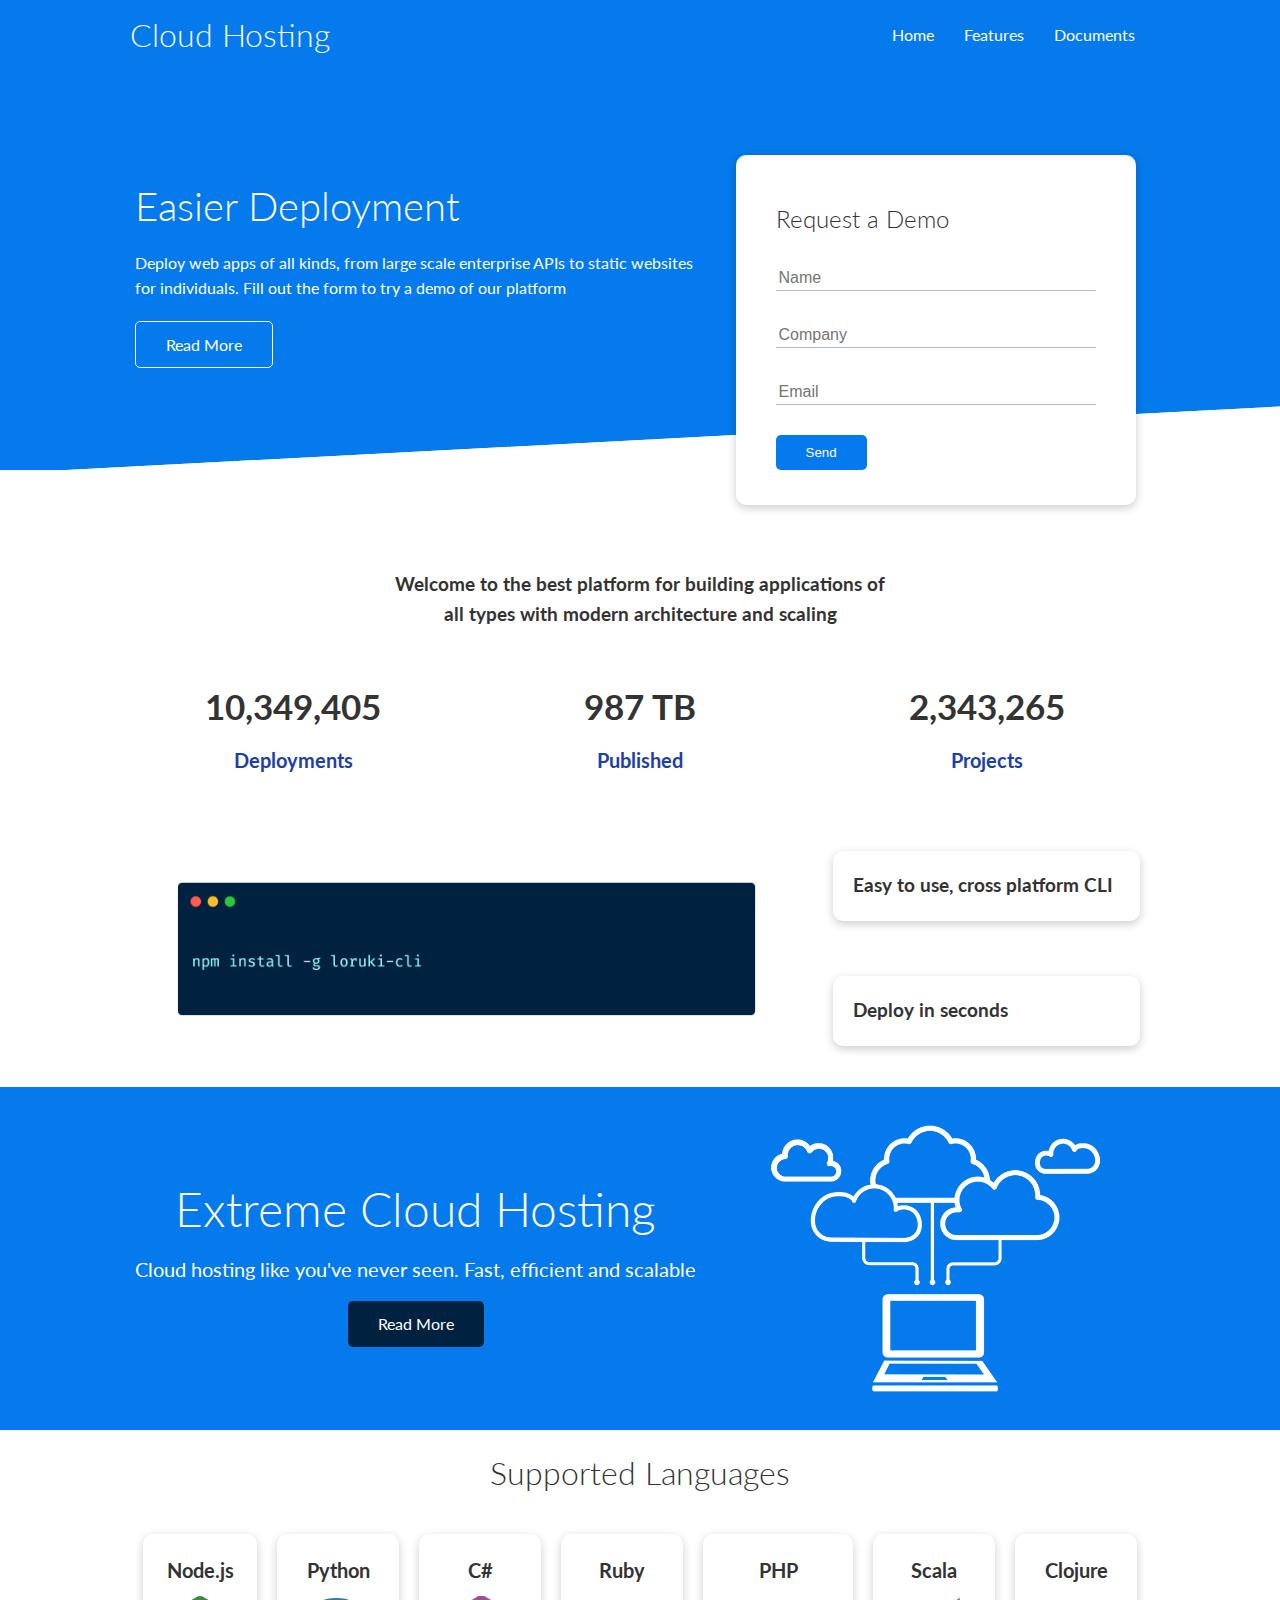
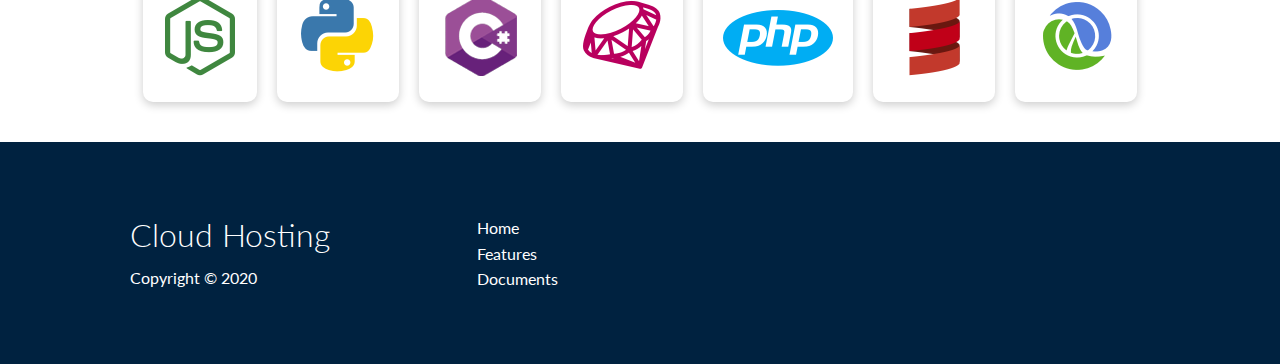
<file: index.html>
<!DOCTYPE html>
<html lang="en">
<head>
    <meta charset="UTF-8">
    <meta name="viewport" content="width=device-width, initial-scale=1.0">
    <link rel="stylesheet" href="https://cdnjs.cloudflare.com/ajax/libs/font-awesome/5.15.1/css/all.min.css" integrity="sha512-+4zCK9k+qNFUR5X+cKL9EIR+ZOhtIloNl9GIKS57V1MyNsYpYcUrUeQc9vNfzsWfV28IaLL3i96P9sdNyeRssA==" crossorigin="anonymous" />
    <link rel="stylesheet" href="css/utilities.css">
    <link rel="stylesheet" href="css/style.css">
    <title>Cloud Hosting</title>
</head>
<body>
    <!-- Navbar -->
    <div class="navbar">
        <div class="container flex">
            <h1 class="logo">Cloud Hosting</h1>
            <nav>
                <ul>
                    <li><a href="index.html">Home</a></li>
                    <li><a href="features.html">Features</a></li>
                    <li><a href="docs.html">Documents</a></li>
                </ul>
            </nav>
        </div>
    </div>
    
    <!-- Showcase -->
    <section class="showcase">
        <div class="container grid">
            <div class="showcase-text">
                <h1>Easier Deployment</h1>
                <p>Deploy web apps of all kinds, from large scale enterprise APIs to static websites for individuals. Fill out the form to try a demo of our platform</p>
                <a href="features.html" class="btn btn-outline">Read More</a>
            </div>

            <div class="showcase-form card">
                <h2>Request a Demo</h2>
                 <form>
                    <div class="form-control">
                        <input type="text" name="name" placeholder="Name" required>
                    </div>
                    <div class="form-control">
                        <input type="text" name="company" placeholder="Company" required>
                    </div>
                    <div class="form-control">
                        <input type="email" name="email" placeholder="Email" required>
                    </div>
                    <input type="submit" value="Send" class="btn btn-primary">
                </form>
            </div>
        </div>
    </section>

    <!-- Stats -->
    <section class="stats">
        <div class="container">
            <h3 class="stats-heading text-center my-1">
                Welcome to the best platform for building applications of all types with modern architecture and scaling
            </h3>

            <div class="grid grid-3 text-center my-4">
                <div>
                    <i class="fas fa-server fa-3x"></i>
                    <h3>10,349,405</h3>
                    <p class="text-secondary">Deployments</p>
                </div>
                <div>
                    <i class="fas fa-upload fa-3x"></i>
                    <h3>987 TB</h3>
                    <p class="text-secondary">Published</p>
                </div>
                <div>
                    <i class="fas fa-project-diagram fa-3x"></i>
                    <h3>2,343,265</h3>
                    <p class="text-secondary">Projects</p>
                </div>
            </div>
        </div>
    </section>

    <!-- Cli -->
    <section class="cli">
        <div class="container grid">
            <img src="images/cli.png" alt="">
            <div class="card">
                <h3>Easy to use, cross platform CLI</h3>
            </div>
            <div class="card">
                <h3>Deploy in seconds</h3>
            </div>
        </div>
    </section>

    <!-- Cloud -->
    <section class="cloud bg-primary my-2 py-2">
        <div class="container grid">
            <div class="text-center">
                <h2 class="lg">Extreme Cloud Hosting</h2>
                <p class="lead my-1">Cloud hosting like you've never seen. Fast, efficient and scalable</p>
                <a href="features.html" class="btn btn-dark">Read More</a>
            </div>
            <img src="images/cloud.png" alt="">
        </div>
    </section>

    <!-- Languages -->
    <section class="languages">
        <h2 class="md text-center my-2">
            Supported Languages
        </h2>
        <div class="container flex">
            <div class="card">
                <h4>Node.js</h4>
                <img src="images/logos/node.png" alt="">
            </div>
            <div class="card">
                <h4>Python</h4>
                <img src="images/logos/python.png" alt="">
              </div>
              <div class="card">
                <h4>C#</h4>
                <img src="images/logos/csharp.png" alt="">
              </div>
              <div class="card">
                <h4>Ruby</h4>
                <img src="images/logos/ruby.png" alt="">
              </div>
              <div class="card">
                <h4>PHP</h4>
                <img src="images/logos/php.png" alt="">
              </div>
              <div class="card">
                <h4>Scala</h4>
                <img src="images/logos/scala.png" alt="">
              </div>
              <div class="card">
                <h4>Clojure</h4>
                <img src="images/logos/clojure.png" alt="">
              </div>
        </div>
    </section>

    <!-- Footer -->
    <footer class="footer bg-dark py-5">
        <div class="container grid grid-3">
            <div>
                <h1>Cloud Hosting
                </h1>
                <p>Copyright &copy; 2020</p>
            </div>
            <nav>
                <ul>
                    <li><a href="index.html">Home</a></li>
                    <li><a href="features.html">Features</a></li>
                    <li><a href="docs.html">Documents</a></li>
                </ul>
            </nav>
            <div class="social">
                <a href="#"><i class="fab fa-github fa-2x"></i></a>
                <a href="#"><i class="fab fa-facebook fa-2x"></i></a>
                <a href="#"><i class="fab fa-instagram fa-2x"></i></a>
                <a href="#"><i class="fab fa-twitter fa-2x"></i></a>
            </div>
        </div>
    </footer>
</body>
</html>
</file>
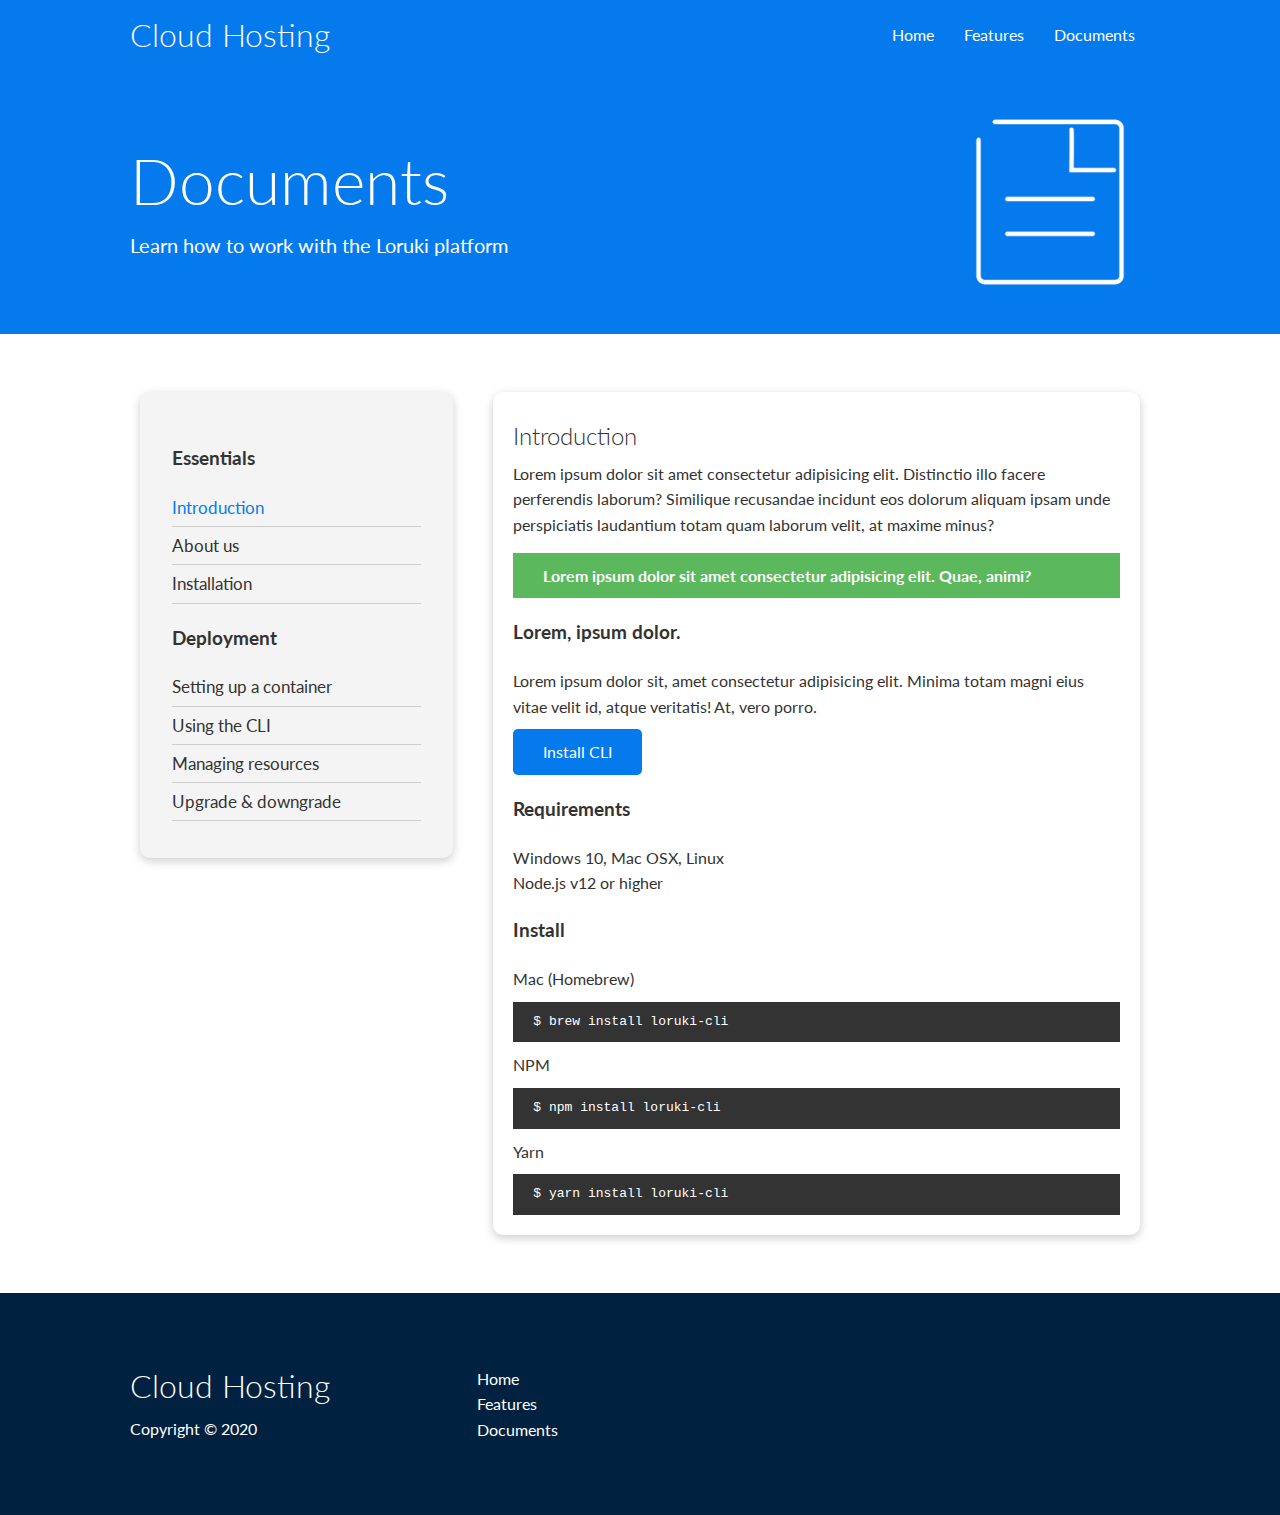
<file: docs.html>
<!DOCTYPE html>
<html lang="en">
<head>
    <meta charset="UTF-8">
    <meta name="viewport" content="width=device-width, initial-scale=1.0">
    <link rel="stylesheet" href="https://cdnjs.cloudflare.com/ajax/libs/font-awesome/5.15.1/css/all.min.css" integrity="sha512-+4zCK9k+qNFUR5X+cKL9EIR+ZOhtIloNl9GIKS57V1MyNsYpYcUrUeQc9vNfzsWfV28IaLL3i96P9sdNyeRssA==" crossorigin="anonymous" />
    <link rel="stylesheet" href="css/utilities.css">
    <link rel="stylesheet" href="css/style.css">
    <title>Cloud Hosting</title>
</head>
<body>
    <!-- Navbar -->
    <div class="navbar">
        <div class="container flex">
            <h1 class="logo">Cloud Hosting</h1>
            <nav>
                <ul>
                    <li><a href="index.html">Home</a></li>
                    <li><a href="features.html">Features</a></li>
                    <li><a href="docs.html">Documents</a></li>
                </ul>
            </nav>
        </div>
    </div>

    <!-- Head -->
    <section class="docs-head bg-primary py-3">
        <div class="container grid">
            <div>
                <h1 class="xl">Documents</h1>
                <p class="lead">
                    Learn how to work with the Loruki platform
                </p>
            </div>
            <img src="images/docs.png" alt="">
        </div>
    </section>

    <!-- Docs main -->
    <section class="docs-main my-4">
        <div class="container grid">
            <div class="card bg-light p-3">
                <h3 class="my-2">Essentials</h3>
                <nav>
                    <ul>
                        <li><a class="text-primary" href="#">Introduction</a></li>
                        <li><a href="#">About us</a></li>
                        <li><a href="#">Installation</a></li>
                    </ul>
                </nav>

                <h3 class="my-2">Deployment</h3>
                <nav>
                    <ul>
                        <li><a href="#">Setting up a container</a></li>
							<li><a href="#">Using the CLI</a></li>
							<li><a href="#">Managing resources</a></li>
							<li><a href="#">Upgrade & downgrade</a></li>
                    </ul>
                </nav>
            </div>
            <div class="card">
                <h2>Introduction</h2>
                <p>Lorem ipsum dolor sit amet consectetur adipisicing elit. Distinctio illo facere perferendis laborum? Similique recusandae incidunt eos dolorum aliquam ipsam unde perspiciatis laudantium totam quam laborum velit, at maxime minus?</p>

                <div class="alert alert-success">
                    <i class="fas fa-info"></i> Lorem ipsum dolor sit amet consectetur adipisicing elit. Quae, animi?
                </div>

                <h3>Lorem, ipsum dolor.</h3>
                <p>Lorem ipsum dolor sit, amet consectetur adipisicing elit. Minima totam magni eius vitae velit id, atque veritatis! At, vero porro.</p>
                <a href="#" class="btn btn-primary">Install CLI</a>

                <h3>Requirements</h3>
                <ul>
                    <li>Windows 10, Mac OSX, Linux</li>
                    <li>Node.js v12 or higher</li>
                </ul>

                <h3>Install</h3>
                <p>Mac (Homebrew)</p>
                <pre><code>$ brew install loruki-cli</code></pre>
                <p>NPM</p>
                <pre><code>$ npm install loruki-cli</code></pre>
                <p>Yarn</p>
                <pre><code>$ yarn install loruki-cli</code></pre>

            </div>
        </div>
    </section>
    
    <!-- Footer -->
    <footer class="footer bg-dark py-5">
        <div class="container grid grid-3">
            <div>
                <h1>Cloud Hosting
                </h1>
                <p>Copyright &copy; 2020</p>
            </div>
            <nav>
                <ul>
                    <li><a href="index.html">Home</a></li>
                    <li><a href="features.html">Features</a></li>
                    <li><a href="docs.html">Documents</a></li>
                </ul>
            </nav>
            <div class="social">
                <a href="#"><i class="fab fa-github fa-2x"></i></a>
                <a href="#"><i class="fab fa-facebook fa-2x"></i></a>
                <a href="#"><i class="fab fa-instagram fa-2x"></i></a>
                <a href="#"><i class="fab fa-twitter fa-2x"></i></a>
            </div>
        </div>
    </footer>
</body>
</html>
</file>
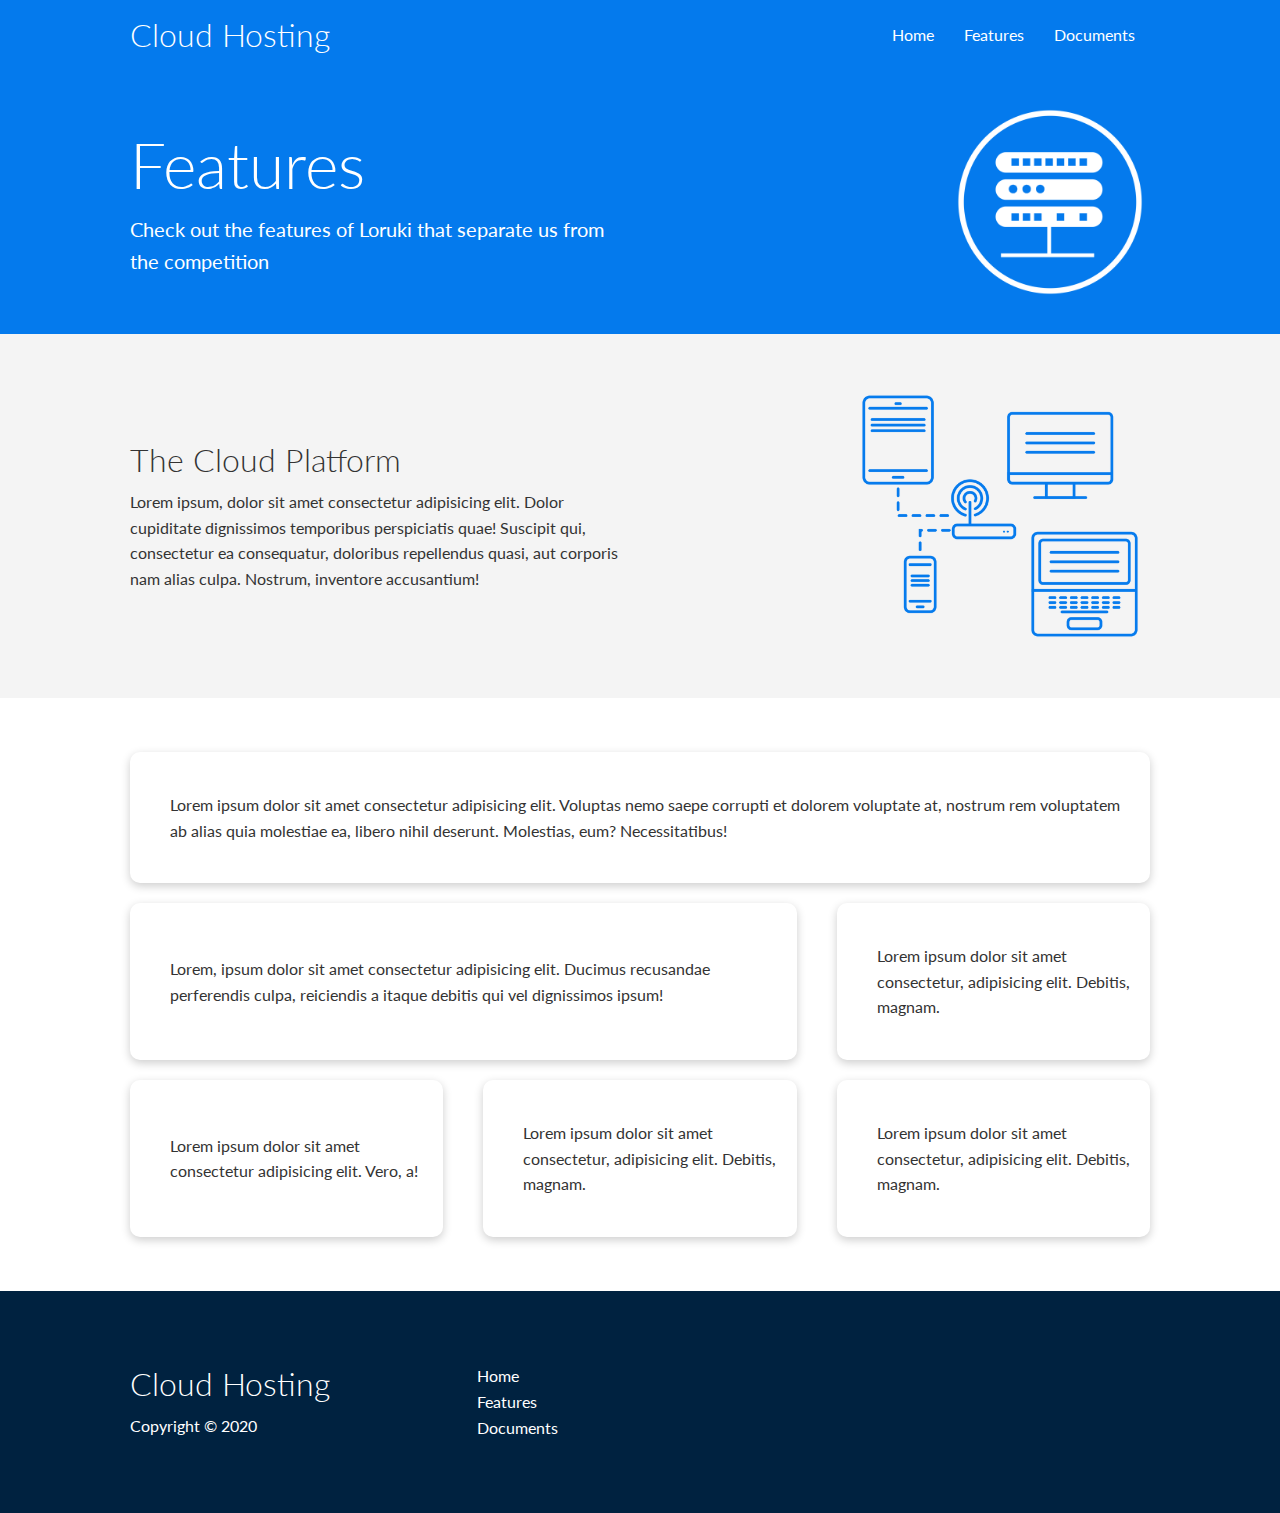
<file: features.html>
<!DOCTYPE html>
<html lang="en">
<head>
    <meta charset="UTF-8">
    <meta name="viewport" content="width=device-width, initial-scale=1.0">
    <link rel="stylesheet" href="https://cdnjs.cloudflare.com/ajax/libs/font-awesome/5.15.1/css/all.min.css" integrity="sha512-+4zCK9k+qNFUR5X+cKL9EIR+ZOhtIloNl9GIKS57V1MyNsYpYcUrUeQc9vNfzsWfV28IaLL3i96P9sdNyeRssA==" crossorigin="anonymous" />
    <link rel="stylesheet" href="css/utilities.css">
    <link rel="stylesheet" href="css/style.css">
    <title>Cloud Hosting</title>
</head>
<body>
    <!-- Navbar -->
    <div class="navbar">
        <div class="container flex">
            <h1 class="logo">Cloud Hosting</h1>
            <nav>
                <ul>
                    <li><a href="index.html">Home</a></li>
                    <li><a href="features.html">Features</a></li>
                    <li><a href="docs.html">Documents</a></li>
                </ul>
            </nav>
        </div>
    </div>

    <!-- Head -->
    <section class="features-head bg-primary py-3">
        <div class="container grid">
            <div>
                <h1 class="xl">Features</h1>
                <p class="lead">
                    Check out the features of Loruki that separate us from the
						competition
                </p>
            </div>
            <img src="images/server.png" alt="">
        </div>
    </section>

    <!-- Sub head -->
    <section class="features-sub-head bg-light py-3">
        <div class="container grid">
            <div>
                <h1 class="md">The Cloud Platform</h1>
                <p>
                    Lorem ipsum, dolor sit amet consectetur adipisicing elit. Dolor cupiditate dignissimos temporibus perspiciatis quae! Suscipit qui, consectetur ea consequatur, doloribus repellendus quasi, aut corporis nam alias culpa. Nostrum, inventore accusantium!
                </p>
            </div>
            <img src="images/server2.png" alt="">
        </div>
    </section>

    <section class="features-main my-2">
        <div class="container grid grid-3">
            <div class="card flex">
                <i class="fas fa-server fa-3x"></i>
                <p>Lorem ipsum dolor sit amet consectetur adipisicing elit. Voluptas nemo saepe corrupti et dolorem voluptate at, nostrum rem voluptatem ab alias quia molestiae ea, libero nihil deserunt. Molestias, eum? Necessitatibus!</p>
            </div>
            <div class="card flex">
                <i class="fas fa-network-wired fa-3x"></i>
                <p>
                    Lorem, ipsum dolor sit amet consectetur adipisicing elit. Ducimus
                    recusandae perferendis culpa, reiciendis a itaque debitis qui vel
                    dignissimos ipsum!
                </p>
            </div>
            <div class="card flex">
                <i class="fas fa-laptop-code fa-3x"></i>
                <p>
                    Lorem ipsum dolor sit amet consectetur, adipisicing elit. Debitis,
                    magnam.
                </p>
            </div>
            <div class="card flex">
                <i class="fas fa-database fa-3x"></i>
                <p>
                    Lorem ipsum dolor sit amet consectetur adipisicing elit. Vero, a!
                </p>
            </div>
            <div class="card flex">
                <i class="fas fa-power-off fa-3x"></i>
                <p>
                    Lorem ipsum dolor sit amet consectetur, adipisicing elit. Debitis,
                    magnam.
                </p>
            </div>
            <div class="card flex">
                <i class="fas fa-upload fa-3x"></i>
                <p>
                    Lorem ipsum dolor sit amet consectetur, adipisicing elit. Debitis,
                    magnam.
                </p>
            </div>
        </div>
    </section>

    <!-- Footer -->
    <footer class="footer bg-dark py-5">
        <div class="container grid grid-3">
            <div>
                <h1>Cloud Hosting
                </h1>
                <p>Copyright &copy; 2020</p>
            </div>
            <nav>
                <ul>
                    <li><a href="index.html">Home</a></li>
                    <li><a href="features.html">Features</a></li>
                    <li><a href="docs.html">Documents</a></li>
                </ul>
            </nav>
            <div class="social">
                <a href="#"><i class="fab fa-github fa-2x"></i></a>
                <a href="#"><i class="fab fa-facebook fa-2x"></i></a>
                <a href="#"><i class="fab fa-instagram fa-2x"></i></a>
                <a href="#"><i class="fab fa-twitter fa-2x"></i></a>
            </div>
        </div>
    </footer>
</body>
</html>
</file>
<file: css/utilities.css>
.container {
  max-width: 1100px;
  margin: 0 auto;
  overflow: auto;
  padding: 0 40px;
}

.card {
  background-color: #fff;
  color: #333;
  border-radius: 10px;
  box-shadow: 0 3px 10px rgba(0, 0, 0, 0.2);
  padding: 20px;
  margin: 10px;
}

.btn {
  display: inline-block;
  padding: 10px 30px;
  cursor: pointer;
  background: var(--primary-color);
  color: #fff;
  border: none;
  border-radius: 5px;
}

.btn-outline {
  background-color: transparent;
  border: 1px #fff solid;
}

.btn:hover {
  transform: scale(0.98);
}

/* Backgrounds & colored buttons */
.bg-primary,
.btn-primary {
  background-color: var(--primary-color);
  color: #fff;
}

.bg-secondary,
.btn-secondary {
  background-color: var(--secondary-color);
  color: #fff;
}

.bg-dark,
.btn-dark {
  background-color: var(--dark-color);
  color: #fff;
}

.bg-light,
.btn-light {
  background-color: var(--light-color);
  color: #333;
}

.bg-primary a,
.btn-primary a,
.bg-secondary a,
.btn-secondary a,
.bg-dark a,
.btn-dark a {
  color: #fff;
}

/* Text colors */
.text-primary {
  color: var(--primary-color);
}

.text-secondary {
  color: var(--secondary-color);
}

.text-dark {
  color: var(--dark-color);
}

.text-light {
  color: var(--light-color);
}

/* Text sizes */
.lead {
  font-size: 20px;
}

.sm {
  font-size: 1rem;
}

.md {
  font-size: 2rem;
}

.lg {
  font-size: 3rem;
}

.xl {
  font-size: 4rem;
}

.text-center {
  text-align: center;
}

/* Alert */
.alert {
  background-color: var(--light-color);
  padding: 10px 20px;
  font-weight: bold;
  margin: 15px 0;
}

.alert i {
  margin-right: 10px;
}

.alert-success {
  background-color: var(--success-color);
  color: #fff;
}

.alert-error {
  background-color: var(--error-color);
  color: #fff;
}

.flex {
  display: flex;
  justify-content: center;
  align-items: center;
  height: 100%;
}

.grid {
  display: grid;
  grid-template-columns: repeat(2, 1fr);
  gap: 20px;
  justify-content: center;
  align-items: center;
  height: 100%;
}

.grid-3 {
  grid-template-columns: repeat(3, 1fr);
}

/* Margin */
.my-1 {
  margin: 1rem 0;
}

.my-2 {
  margin: 1.5rem 0;
}

.my-3 {
  margin: 2rem 0;
}

.my-4 {
  margin: 3rem 0;
}

.my-5 {
  margin: 4rem 0;
}

.m-1 {
  margin: 1rem;
}

.m-2 {
  margin: 1.5rem;
}

.m-3 {
  margin: 2rem;
}

.m-4 {
  margin: 3rem;
}

.m-5 {
  margin: 4rem;
}

/* Padding */
.py-1 {
  padding: 1rem 0;
}

.py-2 {
  padding: 1.5rem 0;
}

.py-3 {
  padding: 2rem 0;
}

.py-4 {
  padding: 3rem 0;
}

.py-5 {
  padding: 4rem 0;
}

.p-1 {
  padding: 1rem;
}

.p-2 {
  padding: 1.5rem;
}

.p-3 {
  padding: 2rem;
}

.p-4 {
  padding: 3rem;
}

.p-5 {
  padding: 4rem;
}
</file>
<file: css/style.css>
@import url('https://fonts.googleapis.com/css2?family=Lato:wght@300&display=swap');

:root {
  --primary-color: #047aed;
  --secondary-color: #1c3fa8;
  --dark-color: #002240;
  --light-color: #f4f4f4;
  --success-color: #5cb85c;
  --error-color: #d9534f;
}

* {
  box-sizing: border-box;
  padding: 0;
  margin: 0;
}

body {
  font-family: 'Lato', sans-serif;
  color: #333;
  line-height: 1.6;
}

ul {
  list-style-type: none;
}

a {
  text-decoration: none;
  color: #333;
}

h1,
h2 {
  font-weight: 300;
  line-height: 1.2;
  margin: 10px 0;
}

p {
  margin: 10px 0;
}

img {
  width: 100%;
}

code,
pre {
  background: #333;
  color: #fff;
  padding: 10px;
}

.hidden {
  visibility: hidden;
  height: 0;
}

/* Navbar */
.navbar {
  background-color: var(--primary-color);
  color: #fff;
  height: 70px;
}

.navbar ul {
  display: flex;
}

.navbar a {
  color: #fff;
  padding: 10px;
  margin: 0 5px;
}

.navbar a:hover {
  border-bottom: 2px #fff solid;
}

.navbar .flex {
  justify-content: space-between;
}

/* Showcase */
.showcase {
  height: 400px;
  background-color: var(--primary-color);
  color: #fff;
  position: relative;
}

.showcase h1 {
  font-size: 40px;
}

.showcase p {
  margin: 20px 0;
}

.showcase .grid {
  overflow: visible;
  grid-template-columns: 55% auto;
  gap: 30px;
}

.showcase-text {
  animation: slideInFromLeft 1s ease-in;
}

.showcase-form {
  position: relative;
  top: 60px;
  height: 350px;
  width: 400px;
  padding: 40px;
  z-index: 100;
  justify-self: flex-end;
  animation: slideInFromRight 1s ease-in;
}

.showcase-form .form-control {
  margin: 30px 0;
}

.showcase-form input[type='text'],
.showcase-form input[type='email'] {
  border: 0;
  border-bottom: 1px solid #b4becb;
  width: 100%;
  padding: 3px;
  font-size: 16px;
}

.showcase-form input:focus {
  outline: none;
}

.showcase::before,
.showcase::after {
  content: '';
  position: absolute;
  height: 100px;
  bottom: -70px;
  right: 0;
  left: 0;
  background: #fff;
  transform: skewY(-3deg);
  -webkit-transform: skewY(-3deg);
  -moz-transform: skewY(-3deg);
  -ms-transform: skewY(-3deg);
}

/* Stats */
.stats {
  padding-top: 100px;
  animation: slideInFromBottom 1s ease-in;
}

.stats-heading {
  max-width: 500px;
  margin: auto;
}

.stats .grid h3 {
  font-size: 35px;
}

.stats .grid p {
  font-size: 20px;
  font-weight: bold;
}

/* Cli */
.cli .grid {
  grid-template-columns: repeat(3, 1fr);
  grid-template-rows: repeat(2, 1fr);
}

.cli .grid > *:first-child {
  grid-column: 1 / span 2;
  grid-row: 1 / span 2;
}

/* Cloud */
.cloud .grid {
  grid-template-columns: 4fr 3fr;
}

/* Languages */

.languages .flex {
  flex-wrap: wrap;
}

.languages .card {
  text-align: center;
  margin: 18px 10px 40px;
  transition: transform 0.3s ease-in;
}

.languages .card h4 {
  font-size: 20px;
  margin-bottom: 10px;
}

.languages .card:hover {
  transform: translateY(-15px);
  background-color: var(--primary-color);
  color: var(--light-color);
}

/* Features */
.features-head img,
.docs-head img {
  width: 200px;
  justify-self: flex-end;
}

.features-sub-head img {
  width: 300px;
  justify-self: flex-end;
}

.features-main .card > i {
  margin-right: 20px;
}

.features-main .grid {
  padding: 30px;
}

.features-main .grid > *:first-child {
  grid-column: 1 / span 3;
}

.features-main .grid > *:nth-child(2) {
  grid-column: 1 / span 2;
}

/* Docs */
.docs-main h3 {
  margin: 20px 0;
}

.docs-main .grid {
  grid-template-columns: 1fr 2fr;
  align-items: flex-start;
}

.docs-main nav li {
  font-size: 17px;
  padding-bottom: 5px;
  margin-bottom: 5px;
  border-bottom: 1px #ccc solid;
}

.docs-main a:hover {
  font-weight: bold;
}

/* Footer */
.footer .social a {
  margin: 0 10px;
}

/* Animations */
@keyframes slideInFromLeft {
  0% {
    transform: translateX(-100%);
  }

  100% {
    transform: translateX(0);
  }
}

@keyframes slideInFromRight {
  0% {
    transform: translateX(100%);
  }

  100% {
    transform: translateX(0);
  }
}

@keyframes slideInFromTop {
  0% {
    transform: translateY(-100%);
  }

  100% {
    transform: translateX(0);
  }
}

@keyframes slideInFromBottom {
  0% {
    transform: translateY(100%);
  }

  100% {
    transform: translateX(0);
  }
}

/* Tablets and under */
@media (max-width: 768px) {
  .grid,
  .showcase .grid,
  .stats .grid,
  .cli .grid,
  .cloud .grid,
  .features-main .grid,
  .docs-main .grid {
    grid-template-columns: 1fr;
    grid-template-rows: 1fr;
  }

  .showcase {
    height: auto;
  }

  .showcase-text {
    text-align: center;
    margin-top: 40px;
    animation: slideInFromTop 1s ease-in;
  }

  .showcase-form {
    justify-self: center;
    margin: auto;
    animation: slideInFromBottom 1s ease-in;
  }

  .cli .grid > *:first-child {
    grid-column: 1;
    grid-row: 1;
  }

  .features-head,
  .features-sub-head,
  .docs-head {
    text-align: center;
  }

  .features-head img,
  .features-sub-head img,
  .docs-head img {
    justify-self: center;
  }

  .features-main .grid > *:first-child,
  .features-main .grid > *:nth-child(2) {
    grid-column: 1;
  }
}

/* Mobile */
@media (max-width: 500px) {
  .navbar {
    height: 110px;
  }

  .navbar .flex {
    flex-direction: column;
  }

  .navbar ul {
    padding: 10px;
    background-color: rgba(0, 0, 0, 0.1);
  }

  .showcase-form {
    width: 300px;
  }
}
</file>
